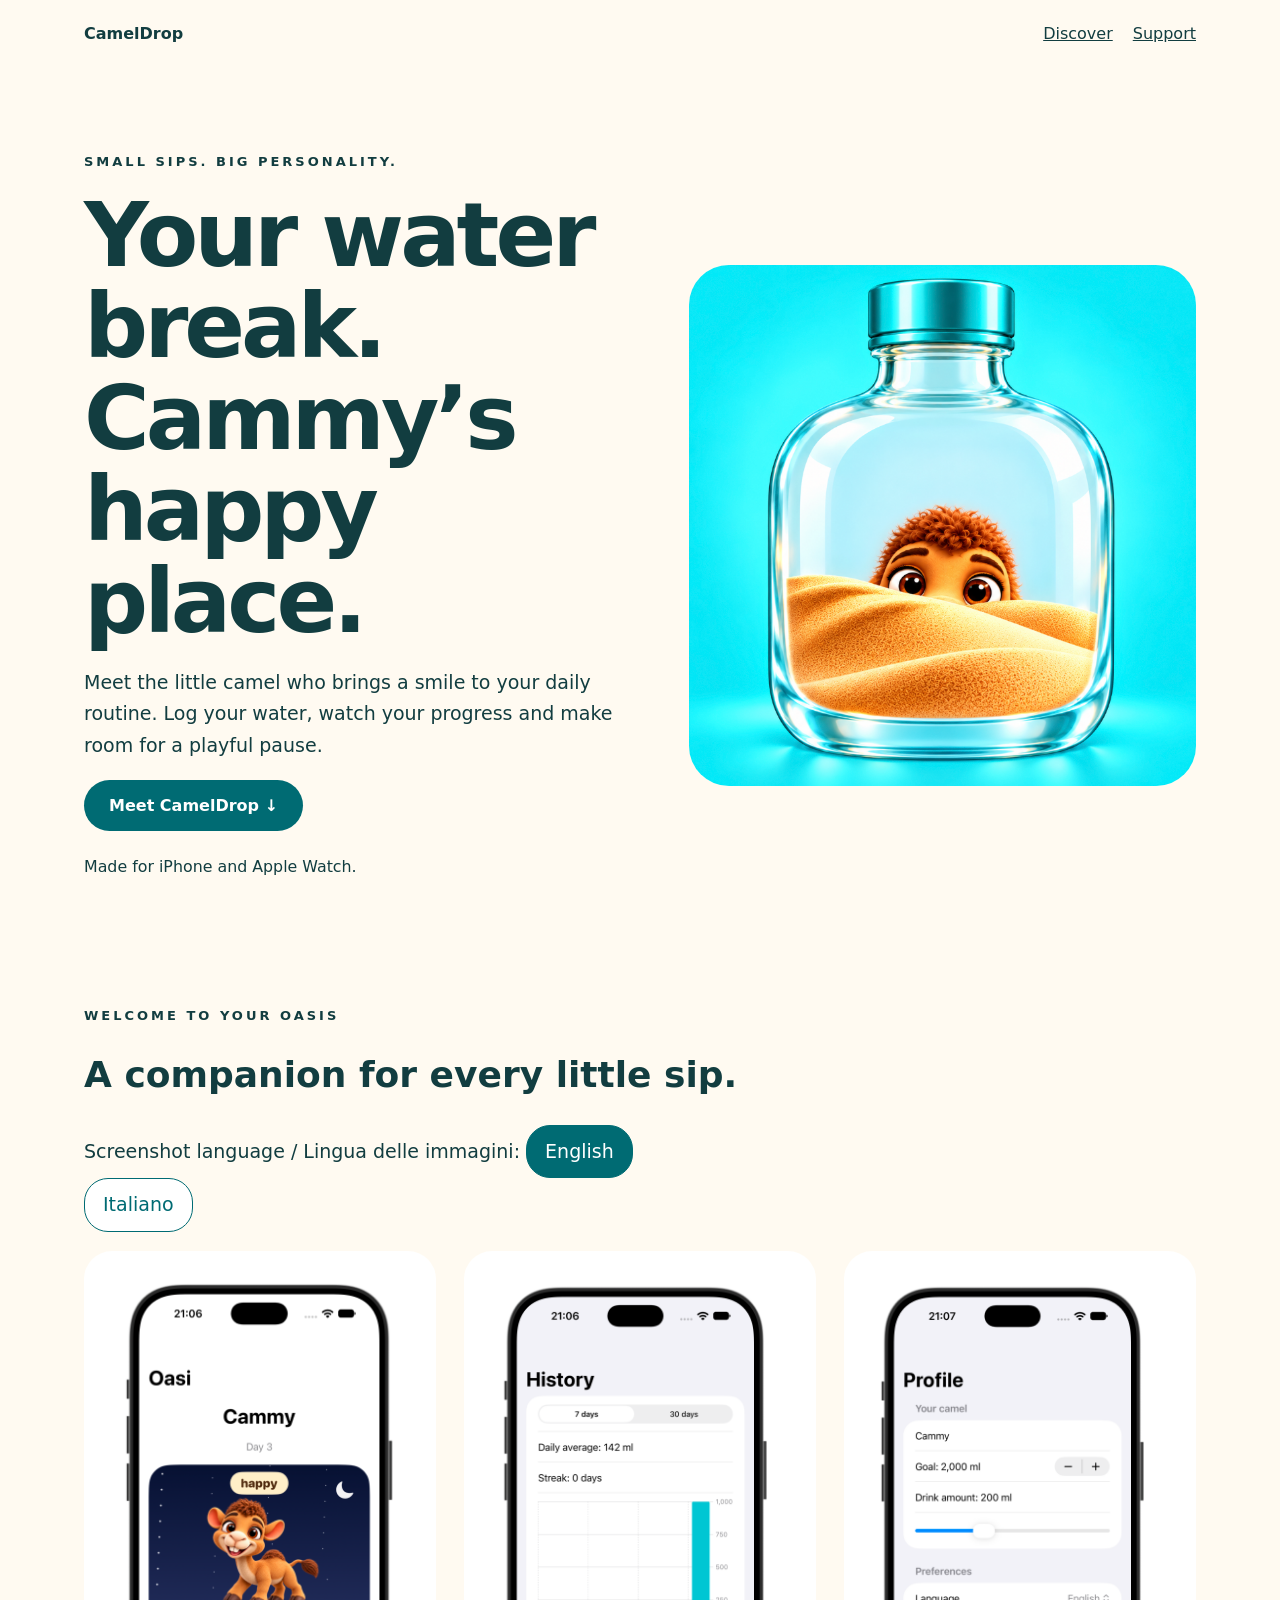
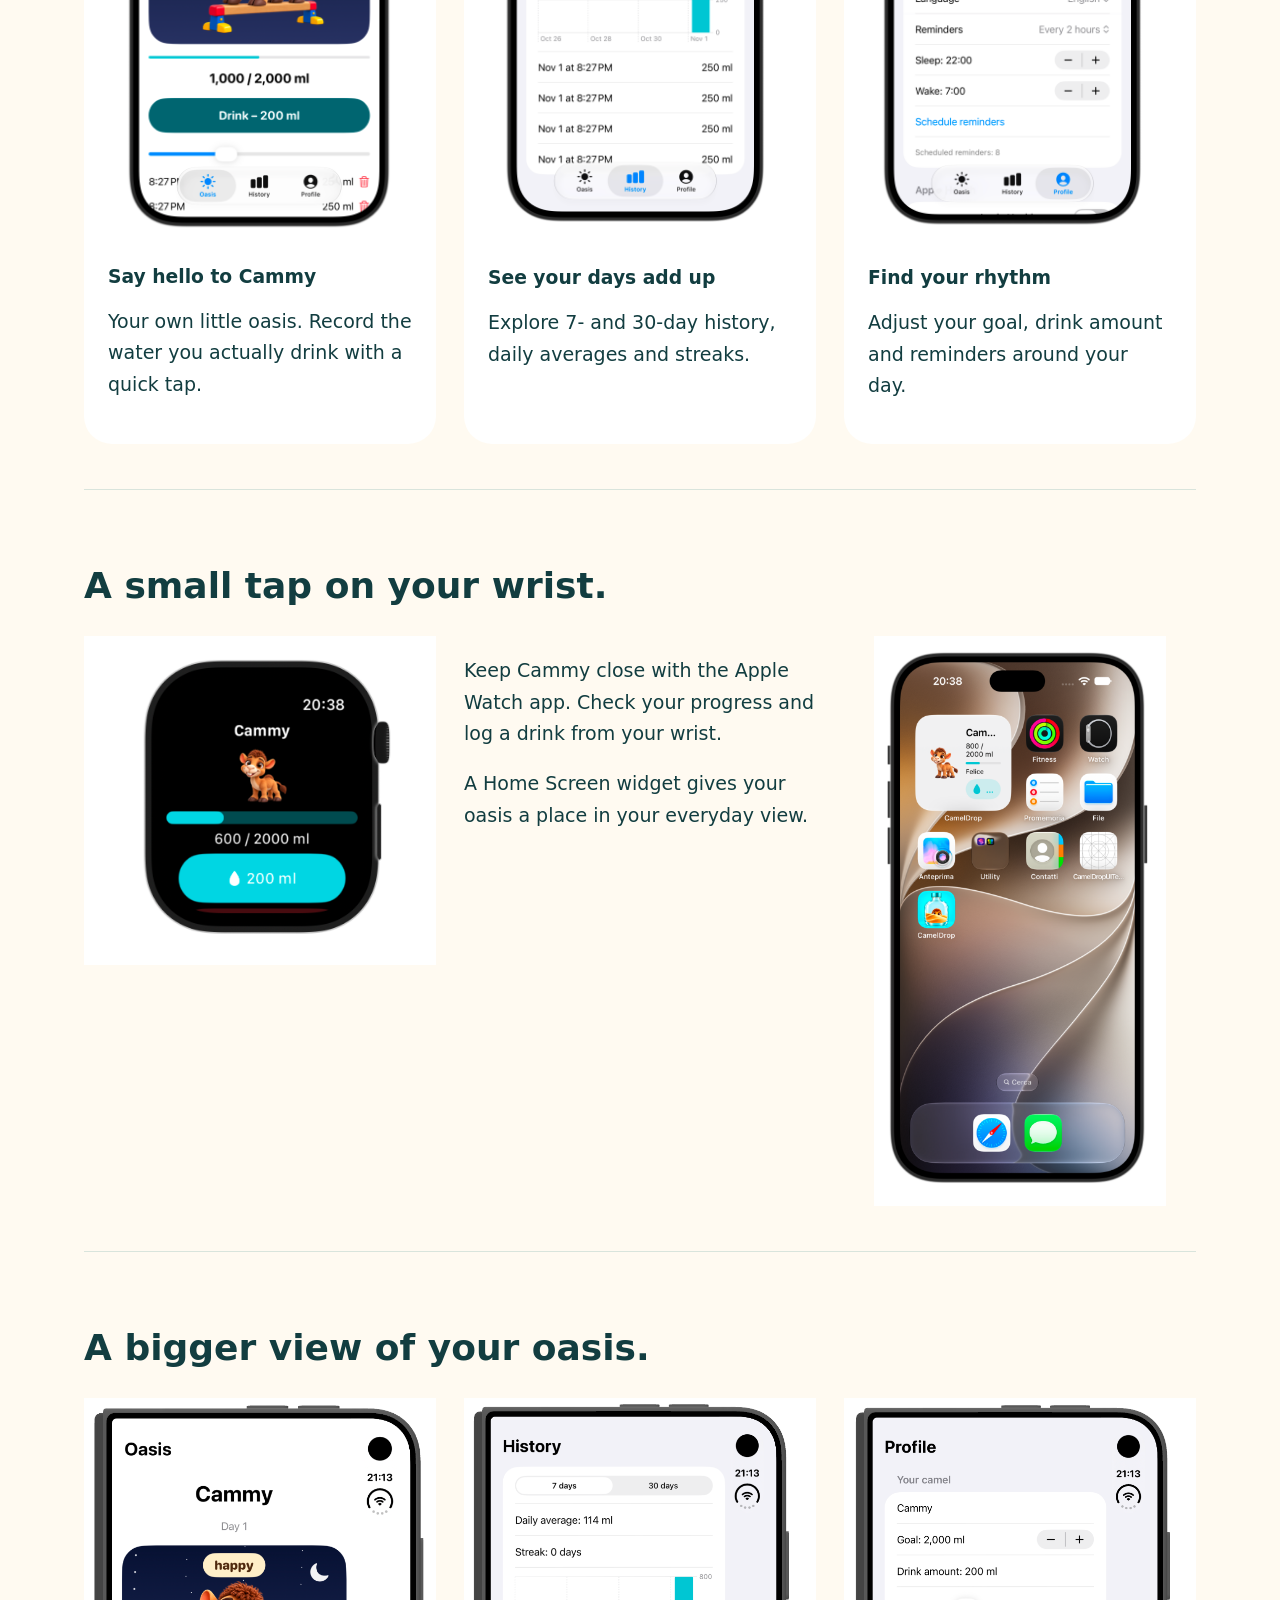
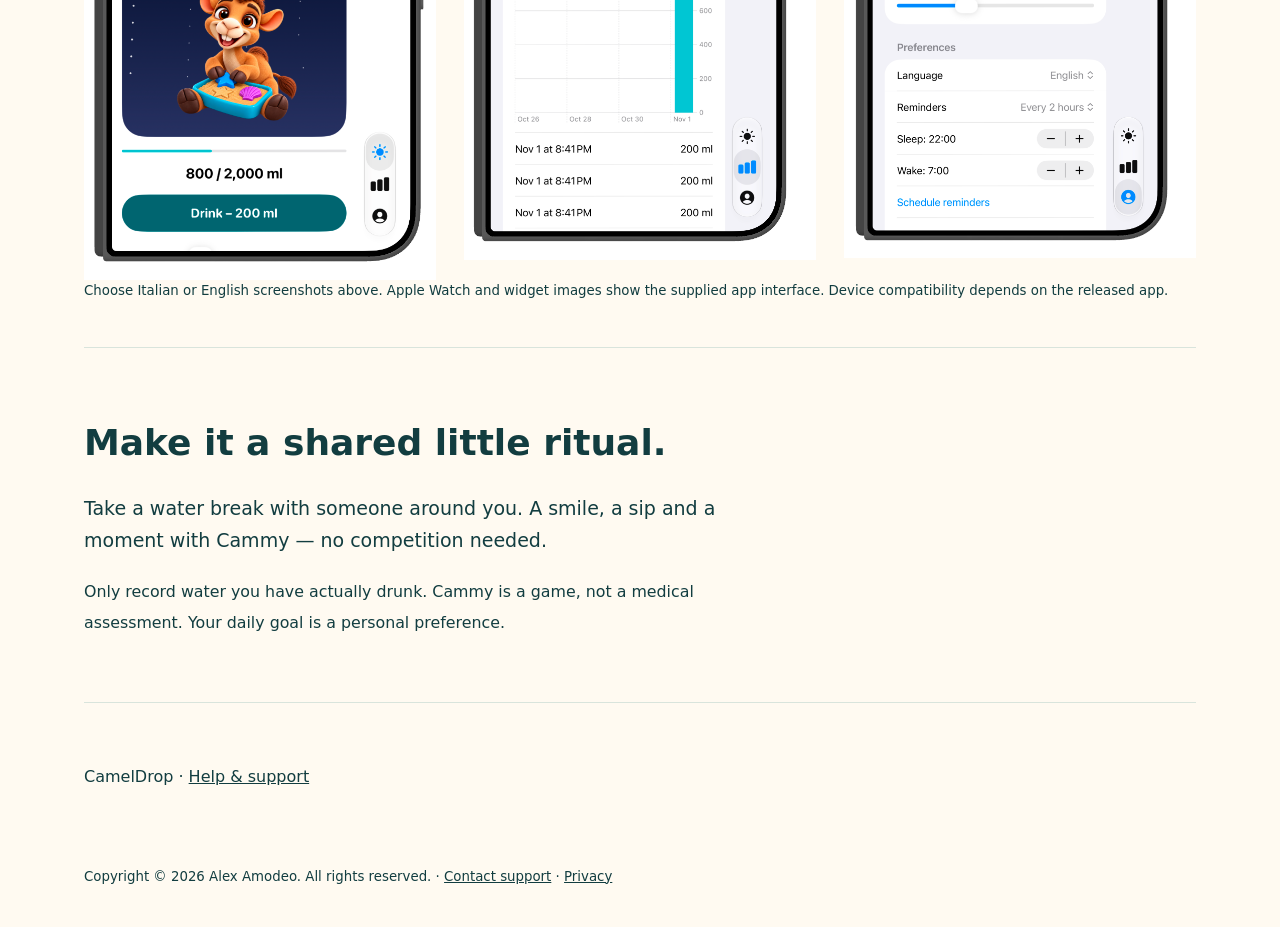
<file: index.html>
<!doctype html><html lang="en"><meta charset="utf-8"><meta name="viewport" content="width=device-width,initial-scale=1"><title>CamelDrop — A little play in every water break</title><meta name="description" content="Meet Cammy. Log your water, explore your progress and make your daily water break playful with CamelDrop."><link rel="stylesheet" href="assets/style.css"><nav><b>CamelDrop</b><div><a href="#discover">Discover</a><a href="support.html">Support</a></div></nav><main><div class="hero"><div><span class="tag">SMALL SIPS. BIG PERSONALITY.</span><h1>Your water break.<br>Cammy’s happy place.</h1><p>Meet the little camel who brings a smile to your daily routine. Log your water, watch your progress and make room for a playful pause.</p><a class="button" href="#discover">Meet CamelDrop ↓</a><p><small>Made for iPhone and Apple Watch.</small></p></div><img src="assets/01.png" alt="Cammy peeking over golden dunes inside a glass bottle"></div><section id="discover"><span class="tag">WELCOME TO YOUR OASIS</span><h2>A companion for every little sip.</h2><p>Screenshot language / Lingua delle immagini: <button type="button" onclick="setScreens('en')" aria-pressed="true" id="screens-en">English</button> <button type="button" onclick="setScreens('it')" aria-pressed="false" id="screens-it">Italiano</button></p><div class="gallery"><article><img src="assets/en-01.png" data-en="assets/en-01.png" data-it="assets/02.png" alt="CamelDrop Oasis with Cammy and water logging, app interface"><h3>Say hello to Cammy</h3><p>Your own little oasis. Record the water you actually drink with a quick tap.</p></article><article><img src="assets/en-02.png" data-en="assets/en-02.png" data-it="assets/03.png" alt="Seven-day water history, app interface"><h3>See your days add up</h3><p>Explore 7- and 30-day history, daily averages and streaks.</p></article><article><img src="assets/en-03.png" data-en="assets/en-03.png" data-it="assets/04.png" alt="Personal goal and reminder settings, app interface"><h3>Find your rhythm</h3><p>Adjust your goal, drink amount and reminders around your day.</p></article></div></section><section><h2>A small tap on your wrist.</h2><div class="gallery"><img src="assets/06.png" alt="CamelDrop on Apple Watch"><div><p>Keep Cammy close with the Apple Watch app. Check your progress and log a drink from your wrist.</p><p>A Home Screen widget gives your oasis a place in your everyday view.</p></div><img src="assets/05.png" alt="CamelDrop Home Screen widget, app interface"></div></section><section><h2>A bigger view of your oasis.</h2><div class="gallery"><img src="assets/en-05.png" data-en="assets/en-05.png" data-it="assets/09.png" alt="Wide device view of the Oasis"><img src="assets/en-06.png" data-en="assets/en-06.png" data-it="assets/11.png" alt="Wide device history view"><img src="assets/en-07.png" data-en="assets/en-07.png" data-it="assets/12.png" alt="Wide device profile view"></div><small>Choose Italian or English screenshots above. Apple Watch and widget images show the supplied app interface. Device compatibility depends on the released app.</small></section><section><h2>Make it a shared little ritual.</h2><p>Take a water break with someone around you. A smile, a sip and a moment with Cammy — no competition needed.</p><p><small>Only record water you have actually drunk. Cammy is a game, not a medical assessment. Your daily goal is a personal preference.</small></p></section></main><footer>CamelDrop · <a href="support.html">Help & support</a></footer><footer><small>Copyright © 2026 Alex Amodeo. All rights reserved. · <a href="mailto:amodeo.software@gmail.com">Contact support</a> · <a href="privacy.html">Privacy</a></small></footer><script>function setScreens(lang){document.querySelectorAll("img[data-en]").forEach(img=>{img.src=img.dataset[lang]});["en","it"].forEach(x=>document.getElementById("screens-"+x).setAttribute("aria-pressed",String(x===lang)))}</script></html>
</file>
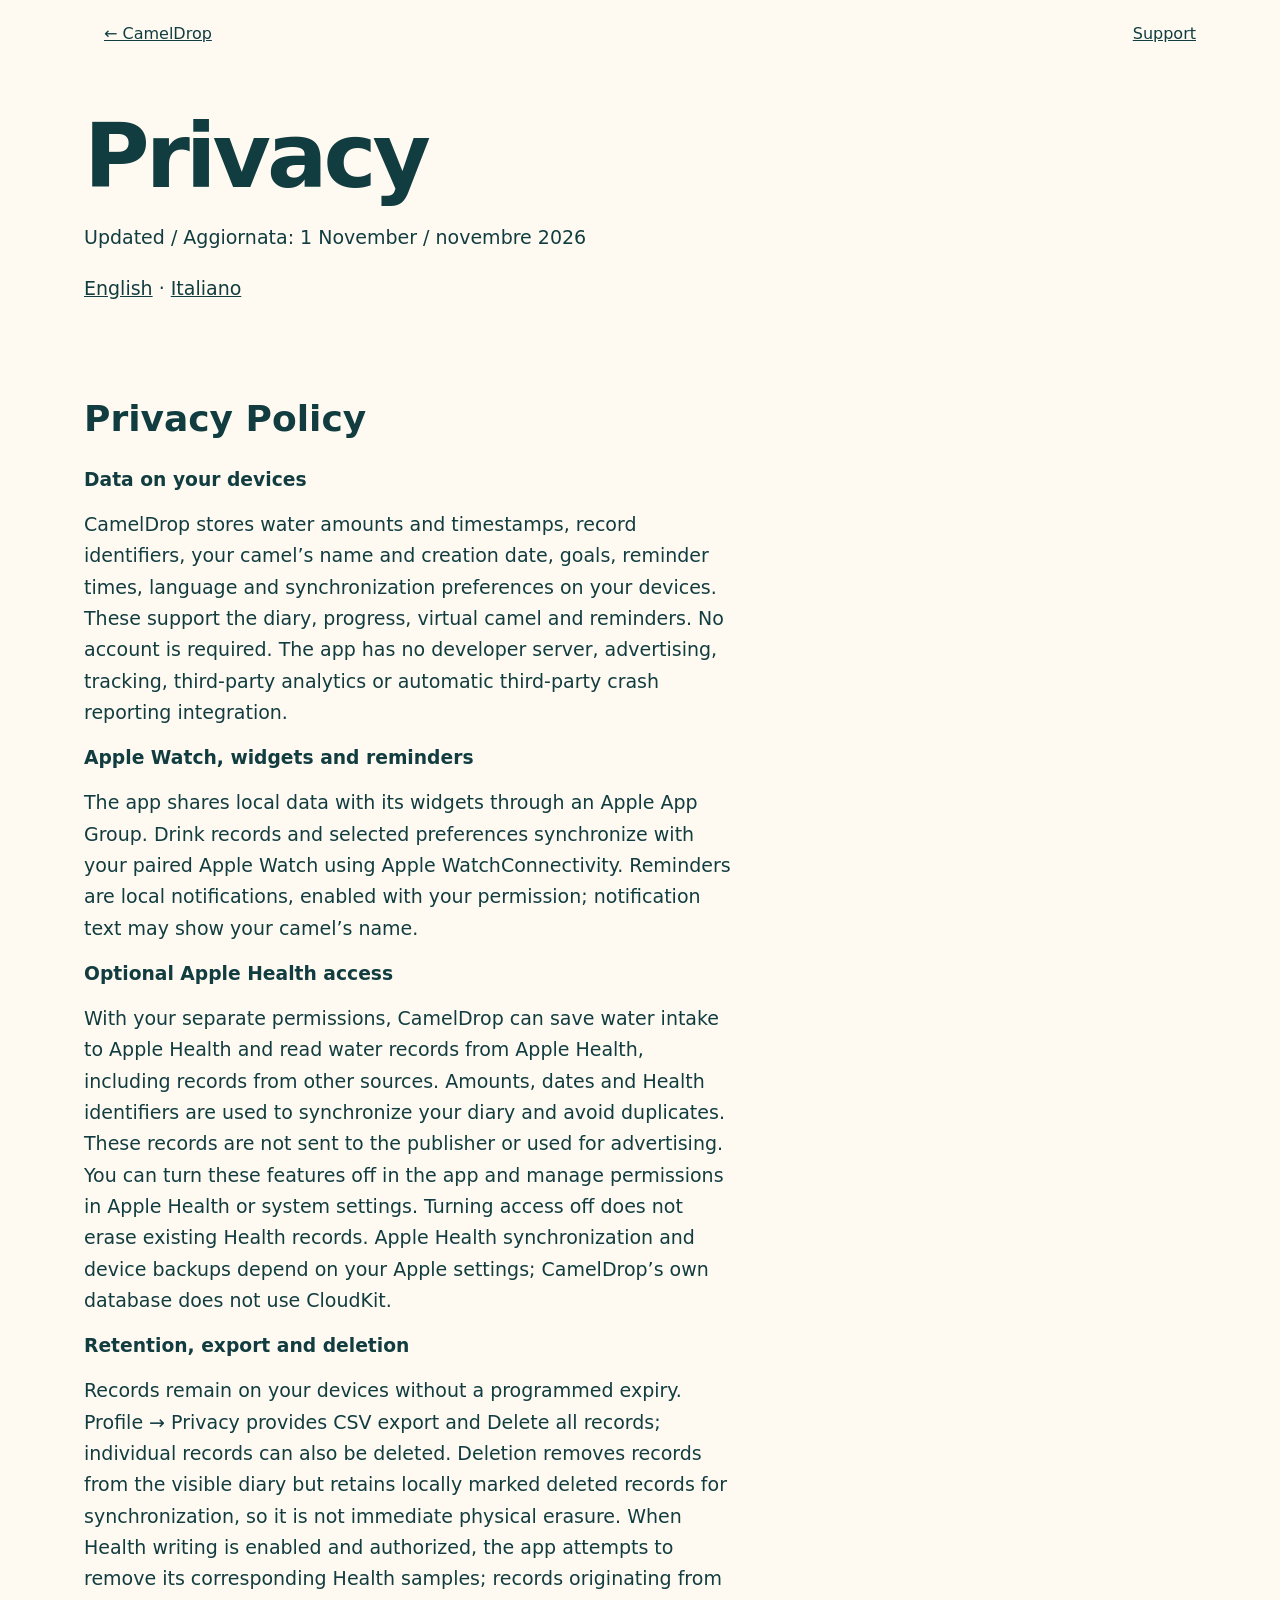
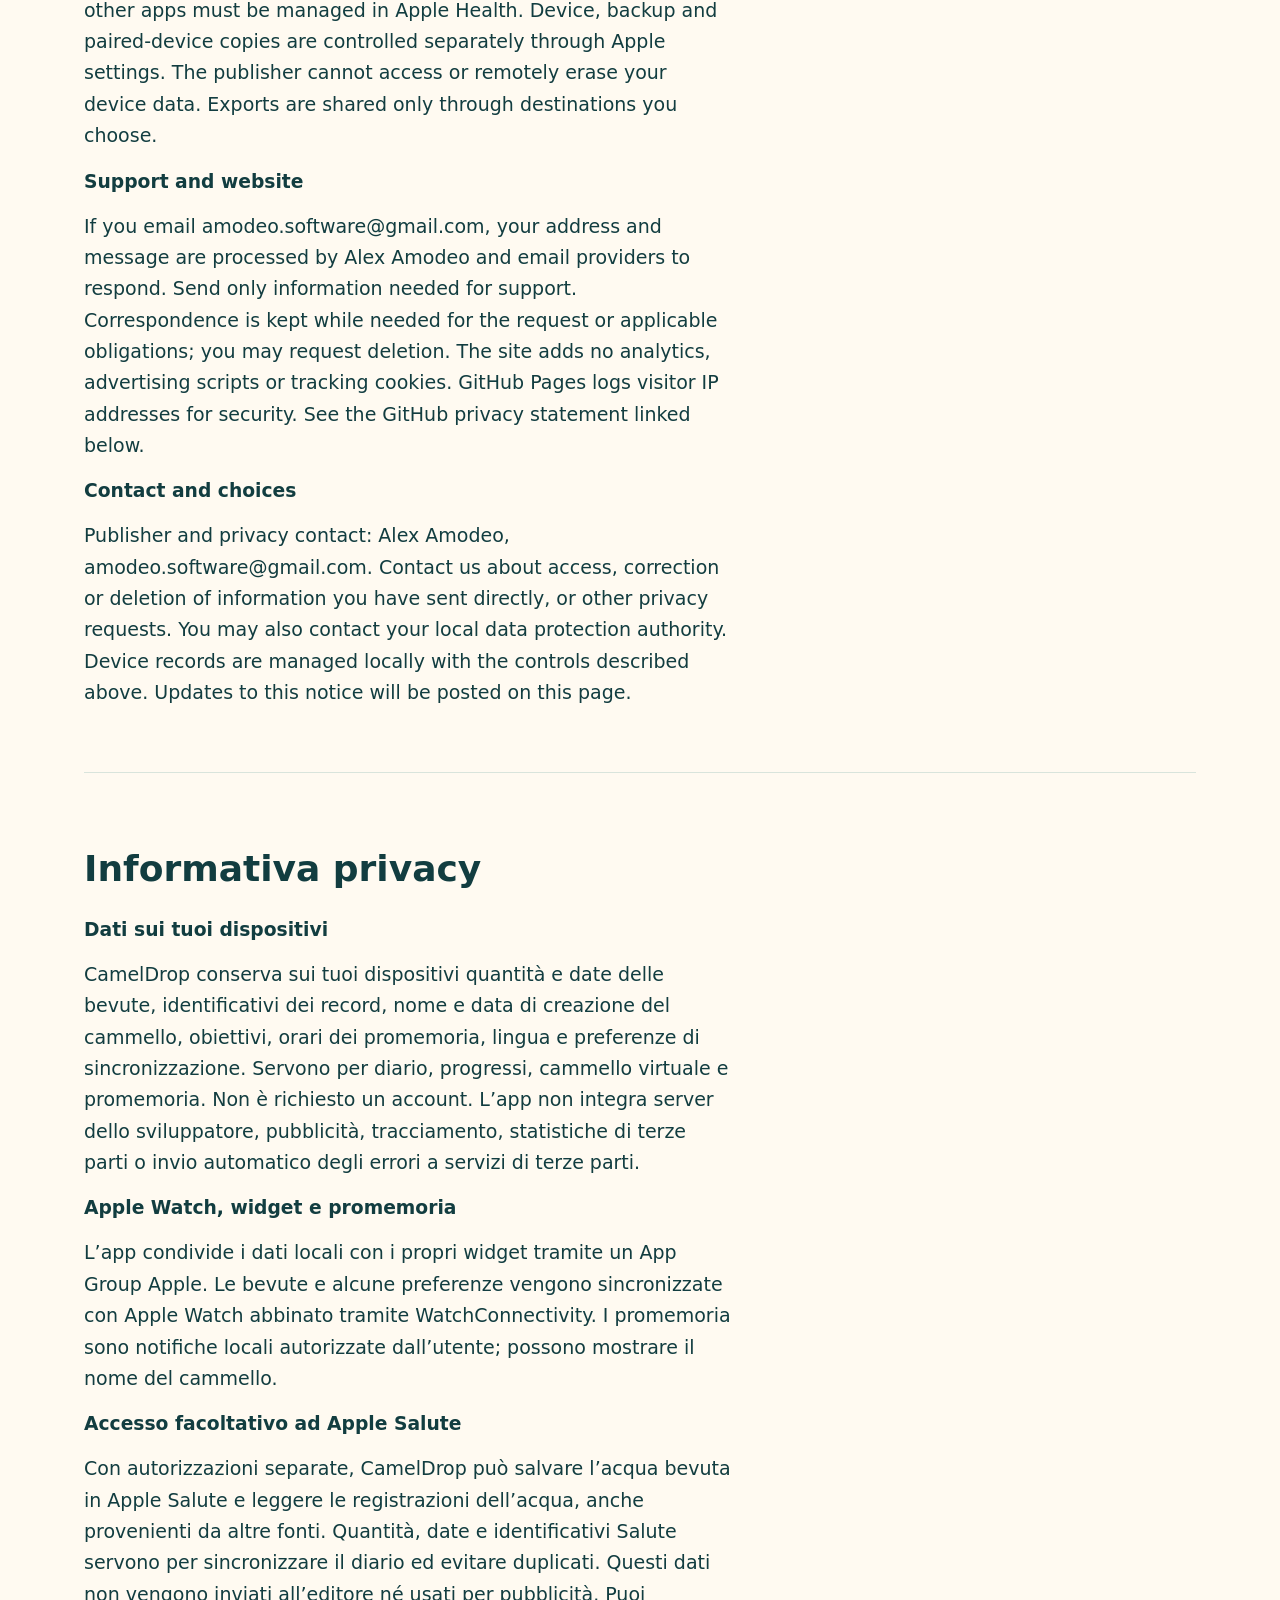
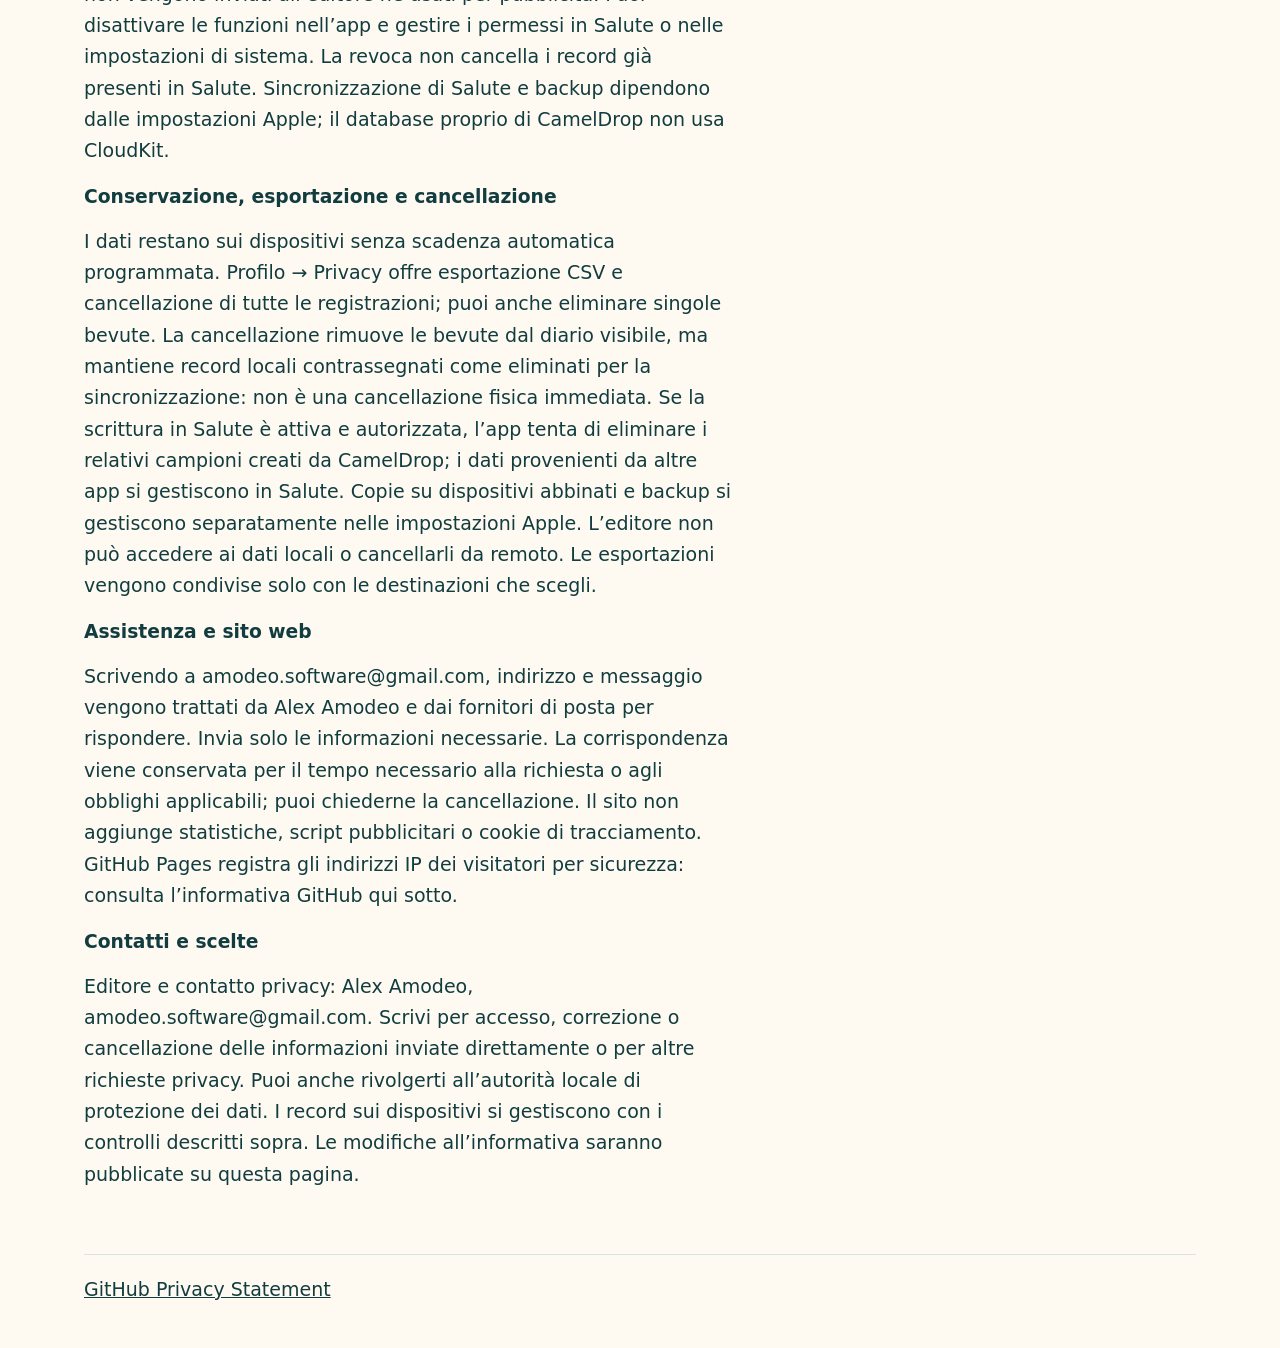
<file: privacy.html>
<!doctype html><html lang="en"><meta charset="utf-8"><meta name="viewport" content="width=device-width,initial-scale=1"><title>CamelDrop — Privacy Policy / Informativa privacy</title><link rel="stylesheet" href="assets/style.css"><nav><a href="index.html">← CamelDrop</a><a href="support.html">Support</a></nav><main><h1>Privacy</h1><p>Updated / Aggiornata: 1 November / novembre 2026</p><p><a href="#english">English</a> · <a href="#italiano">Italiano</a></p><section lang="en" id="english"><h2>Privacy Policy</h2><h3>Data on your devices</h3><p>CamelDrop stores water amounts and timestamps, record identifiers, your camel’s name and creation date, goals, reminder times, language and synchronization preferences on your devices. These support the diary, progress, virtual camel and reminders. No account is required. The app has no developer server, advertising, tracking, third-party analytics or automatic third-party crash reporting integration.</p><h3>Apple Watch, widgets and reminders</h3><p>The app shares local data with its widgets through an Apple App Group. Drink records and selected preferences synchronize with your paired Apple Watch using Apple WatchConnectivity. Reminders are local notifications, enabled with your permission; notification text may show your camel’s name.</p><h3>Optional Apple Health access</h3><p>With your separate permissions, CamelDrop can save water intake to Apple Health and read water records from Apple Health, including records from other sources. Amounts, dates and Health identifiers are used to synchronize your diary and avoid duplicates. These records are not sent to the publisher or used for advertising. You can turn these features off in the app and manage permissions in Apple Health or system settings. Turning access off does not erase existing Health records. Apple Health synchronization and device backups depend on your Apple settings; CamelDrop’s own database does not use CloudKit.</p><h3>Retention, export and deletion</h3><p>Records remain on your devices without a programmed expiry. Profile → Privacy provides CSV export and Delete all records; individual records can also be deleted. Deletion removes records from the visible diary but retains locally marked deleted records for synchronization, so it is not immediate physical erasure. When Health writing is enabled and authorized, the app attempts to remove its corresponding Health samples; records originating from other apps must be managed in Apple Health. Device, backup and paired-device copies are controlled separately through Apple settings. The publisher cannot access or remotely erase your device data. Exports are shared only through destinations you choose.</p><h3>Support and website</h3><p>If you email amodeo.software@gmail.com, your address and message are processed by Alex Amodeo and email providers to respond. Send only information needed for support. Correspondence is kept while needed for the request or applicable obligations; you may request deletion. The site adds no analytics, advertising scripts or tracking cookies. GitHub Pages logs visitor IP addresses for security. See the GitHub privacy statement linked below.</p><h3>Contact and choices</h3><p>Publisher and privacy contact: Alex Amodeo, amodeo.software@gmail.com. Contact us about access, correction or deletion of information you have sent directly, or other privacy requests. You may also contact your local data protection authority. Device records are managed locally with the controls described above. Updates to this notice will be posted on this page.</p></section><section lang="it" id="italiano"><h2>Informativa privacy</h2><h3>Dati sui tuoi dispositivi</h3><p>CamelDrop conserva sui tuoi dispositivi quantità e date delle bevute, identificativi dei record, nome e data di creazione del cammello, obiettivi, orari dei promemoria, lingua e preferenze di sincronizzazione. Servono per diario, progressi, cammello virtuale e promemoria. Non è richiesto un account. L’app non integra server dello sviluppatore, pubblicità, tracciamento, statistiche di terze parti o invio automatico degli errori a servizi di terze parti.</p><h3>Apple Watch, widget e promemoria</h3><p>L’app condivide i dati locali con i propri widget tramite un App Group Apple. Le bevute e alcune preferenze vengono sincronizzate con Apple Watch abbinato tramite WatchConnectivity. I promemoria sono notifiche locali autorizzate dall’utente; possono mostrare il nome del cammello.</p><h3>Accesso facoltativo ad Apple Salute</h3><p>Con autorizzazioni separate, CamelDrop può salvare l’acqua bevuta in Apple Salute e leggere le registrazioni dell’acqua, anche provenienti da altre fonti. Quantità, date e identificativi Salute servono per sincronizzare il diario ed evitare duplicati. Questi dati non vengono inviati all’editore né usati per pubblicità. Puoi disattivare le funzioni nell’app e gestire i permessi in Salute o nelle impostazioni di sistema. La revoca non cancella i record già presenti in Salute. Sincronizzazione di Salute e backup dipendono dalle impostazioni Apple; il database proprio di CamelDrop non usa CloudKit.</p><h3>Conservazione, esportazione e cancellazione</h3><p>I dati restano sui dispositivi senza scadenza automatica programmata. Profilo → Privacy offre esportazione CSV e cancellazione di tutte le registrazioni; puoi anche eliminare singole bevute. La cancellazione rimuove le bevute dal diario visibile, ma mantiene record locali contrassegnati come eliminati per la sincronizzazione: non è una cancellazione fisica immediata. Se la scrittura in Salute è attiva e autorizzata, l’app tenta di eliminare i relativi campioni creati da CamelDrop; i dati provenienti da altre app si gestiscono in Salute. Copie su dispositivi abbinati e backup si gestiscono separatamente nelle impostazioni Apple. L’editore non può accedere ai dati locali o cancellarli da remoto. Le esportazioni vengono condivise solo con le destinazioni che scegli.</p><h3>Assistenza e sito web</h3><p>Scrivendo a amodeo.software@gmail.com, indirizzo e messaggio vengono trattati da Alex Amodeo e dai fornitori di posta per rispondere. Invia solo le informazioni necessarie. La corrispondenza viene conservata per il tempo necessario alla richiesta o agli obblighi applicabili; puoi chiederne la cancellazione. Il sito non aggiunge statistiche, script pubblicitari o cookie di tracciamento. GitHub Pages registra gli indirizzi IP dei visitatori per sicurezza: consulta l’informativa GitHub qui sotto.</p><h3>Contatti e scelte</h3><p>Editore e contatto privacy: Alex Amodeo, amodeo.software@gmail.com. Scrivi per accesso, correzione o cancellazione delle informazioni inviate direttamente o per altre richieste privacy. Puoi anche rivolgerti all’autorità locale di protezione dei dati. I record sui dispositivi si gestiscono con i controlli descritti sopra. Le modifiche all’informativa saranno pubblicate su questa pagina.</p></section><p><a href="https://docs.github.com/en/site-policy/privacy-policies/github-general-privacy-statement">GitHub Privacy Statement</a></p></main></html>
</file>
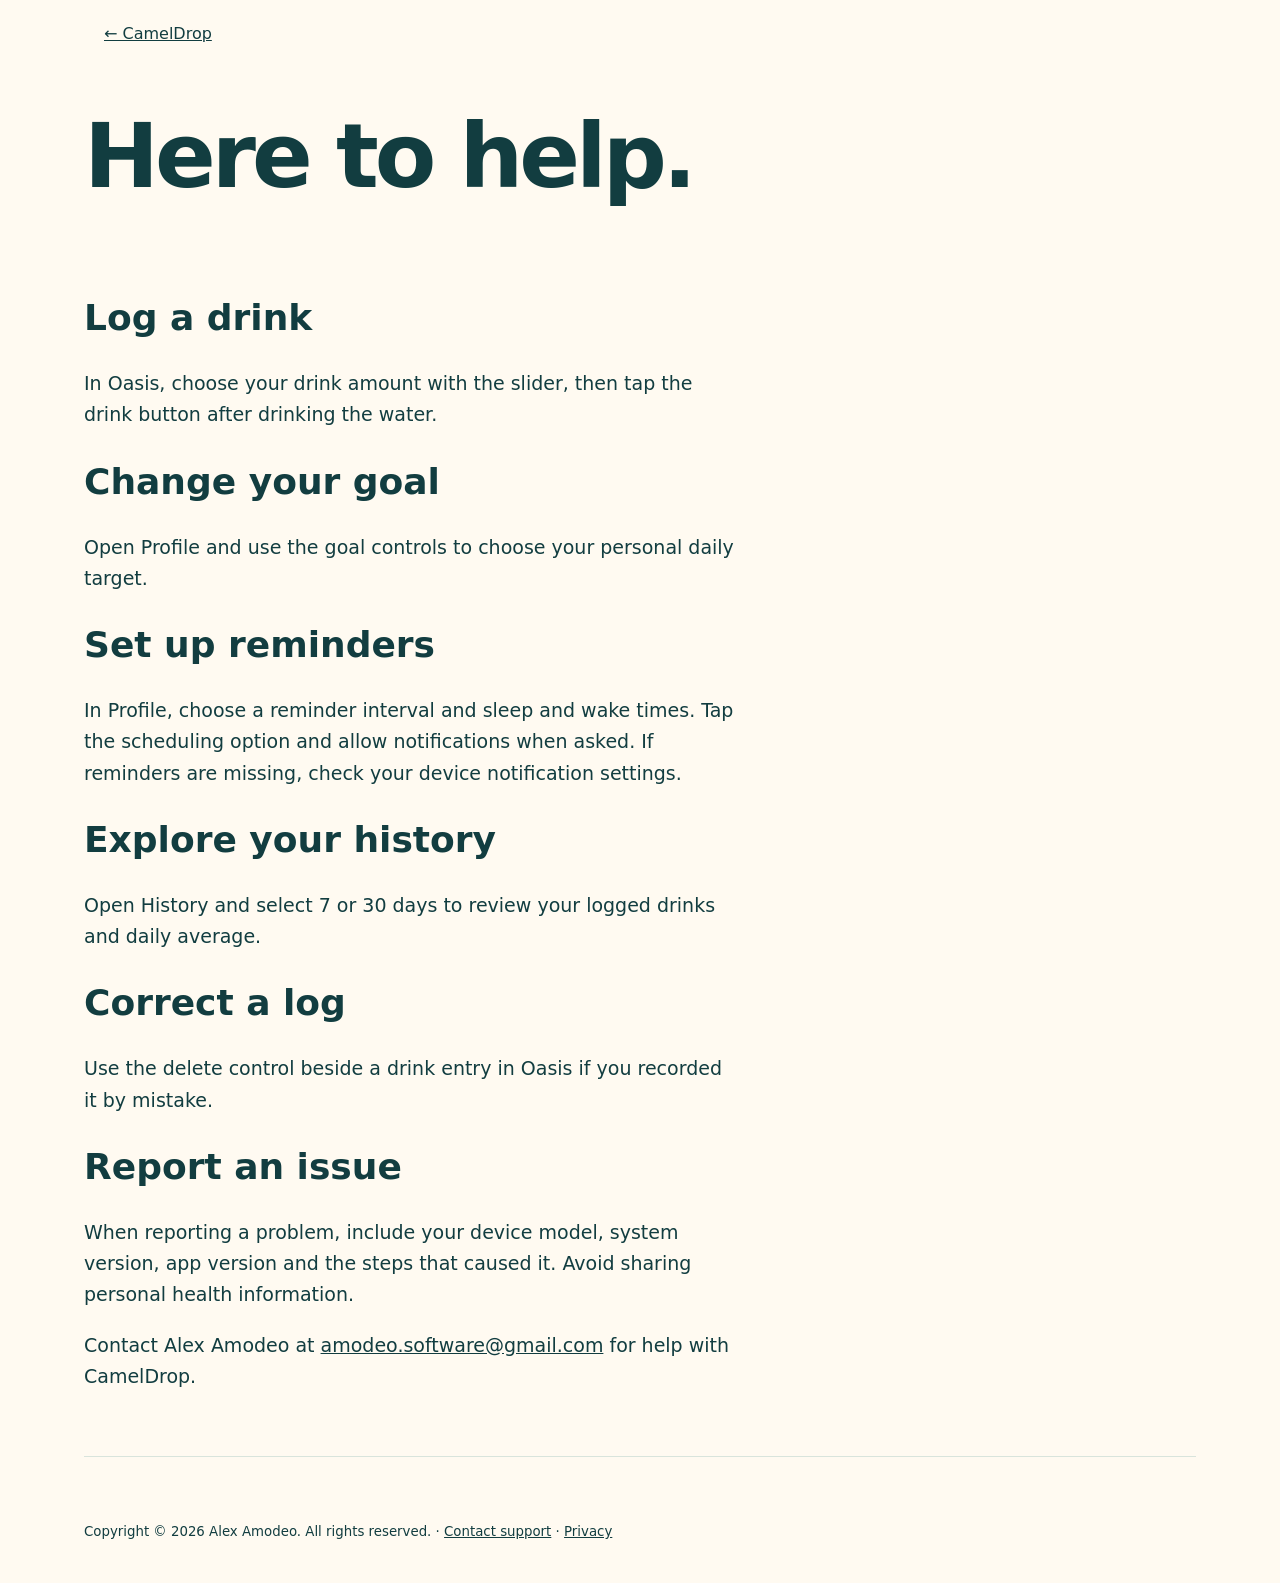
<file: support.html>
<!doctype html><html lang="en"><meta charset="utf-8"><meta name="viewport" content="width=device-width,initial-scale=1"><title>CamelDrop Support</title><link rel="stylesheet" href="assets/style.css"><nav><a href="index.html">← CamelDrop</a></nav><main><h1>Here to help.</h1><section><h2>Log a drink</h2><p>In Oasis, choose your drink amount with the slider, then tap the drink button after drinking the water.</p><h2>Change your goal</h2><p>Open Profile and use the goal controls to choose your personal daily target.</p><h2>Set up reminders</h2><p>In Profile, choose a reminder interval and sleep and wake times. Tap the scheduling option and allow notifications when asked. If reminders are missing, check your device notification settings.</p><h2>Explore your history</h2><p>Open History and select 7 or 30 days to review your logged drinks and daily average.</p><h2>Correct a log</h2><p>Use the delete control beside a drink entry in Oasis if you recorded it by mistake.</p><h2>Report an issue</h2><p>When reporting a problem, include your device model, system version, app version and the steps that caused it. Avoid sharing personal health information.</p><p>Contact Alex Amodeo at <a href="mailto:amodeo.software@gmail.com">amodeo.software@gmail.com</a> for help with CamelDrop.</p></section></main><footer><small>Copyright © 2026 Alex Amodeo. All rights reserved. · <a href="mailto:amodeo.software@gmail.com">Contact support</a> · <a href="privacy.html">Privacy</a></small></footer></html>
</file>
<file: assets/style.css>
*{box-sizing:border-box}body{margin:0;background:#fffaf1;color:#123d40;font-family:system-ui,sans-serif}nav,main,footer{max-width:1160px;margin:auto;padding:24px}nav{display:flex;justify-content:space-between;align-items:center}a{color:inherit}nav a{margin-left:20px}.hero{display:grid;grid-template-columns:1.1fr 1fr;align-items:center;gap:48px;padding:60px 0}h1{font-size:clamp(48px,7vw,90px);line-height:1.02;letter-spacing:-4px;margin:20px 0}h2{font-size:36px}p{font-size:19px;line-height:1.65;max-width:650px}.hero img{width:100%;border-radius:40px}.tag{letter-spacing:3px;font-size:13px;font-weight:800}.button{display:inline-block;background:#006b73;color:white;padding:16px 25px;border-radius:40px;text-decoration:none;font-weight:700}.gallery{display:grid;grid-template-columns:repeat(3,1fr);gap:28px}.gallery img{width:100%;max-height:570px;object-fit:contain}.gallery article{background:white;border-radius:28px;padding:24px}section{padding:45px 0;border-bottom:1px solid #d9e4dc}small{line-height:1.6}footer{padding:40px 24px}@media(max-width:700px){.hero,.gallery{grid-template-columns:1fr}h1{letter-spacing:-2px}.hero{padding:20px 0}nav a{margin-left:10px}}button{font:inherit;padding:10px 18px;border:1px solid #006b73;border-radius:24px;background:white;color:#006b73;cursor:pointer}button[aria-pressed="true"]{background:#006b73;color:white}button:focus-visible{outline:3px solid #e69e35;outline-offset:3px}
</file>
